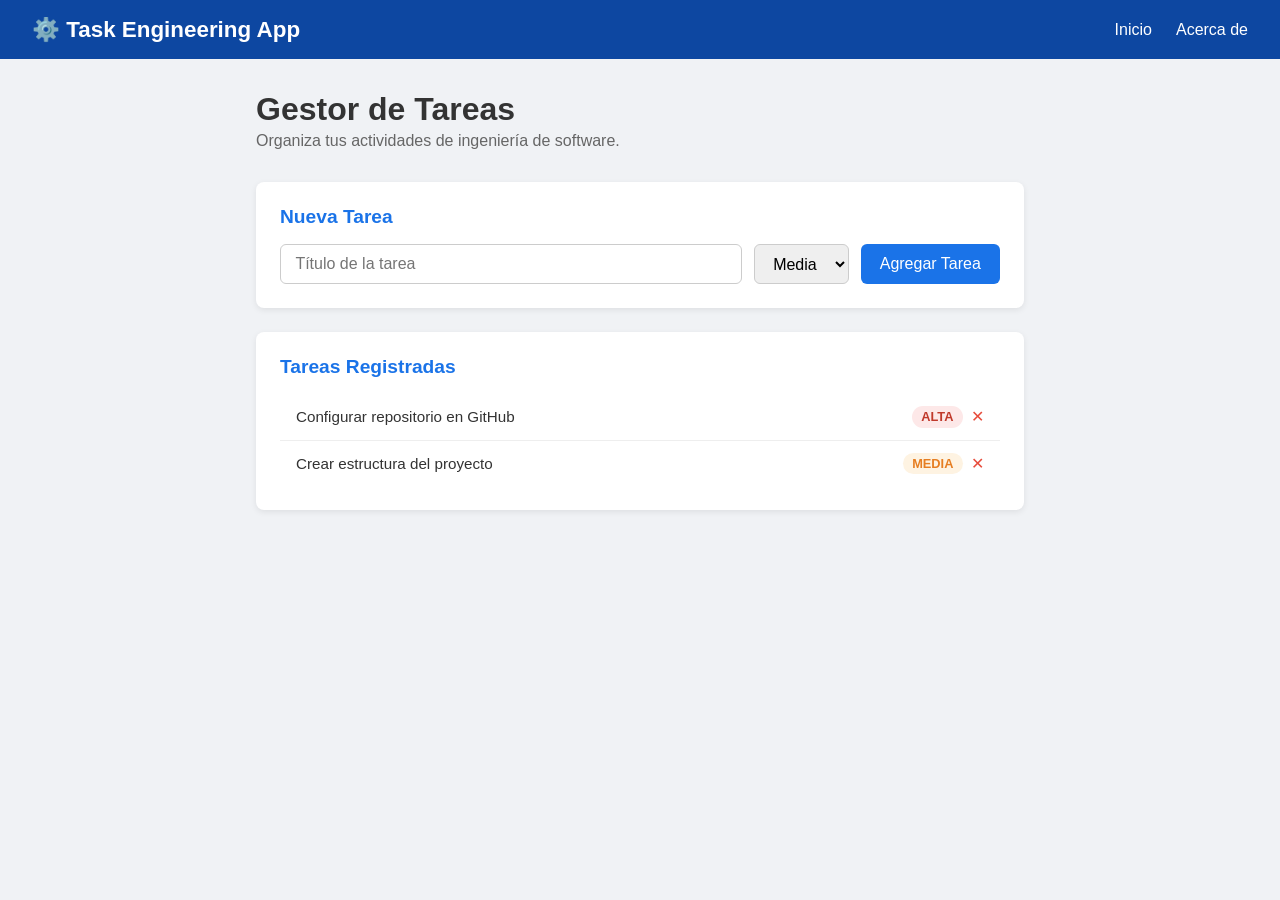
<file: index.html>
<!DOCTYPE html>
<html lang="es">
<head>
  <meta charset="UTF-8" />
  <meta name="viewport" content="width=device-width, initial-scale=1.0"/>
  <title>Task Engineering App</title>
  <link rel="stylesheet" href="css/styles.css" />
</head>
<body>

  <nav class="navbar">
    <div class="navbar-brand">⚙️ Task Engineering App</div>
    <ul class="navbar-links">
      <li><a href="index.html">Inicio</a></li>
      <li><a href="about.html">Acerca de</a></li>
    </ul>
  </nav>

  <main class="container">
    <h1>Gestor de Tareas</h1>
    <p class="subtitle">Organiza tus actividades de ingeniería de software.</p>

    <section class="task-form-section">
      <h2>Nueva Tarea</h2>
      <form id="taskForm">
        <input type="text" id="taskTitle" placeholder="Título de la tarea" required />
        <select id="taskPriority">
          <option value="alta">Alta</option>
          <option value="media" selected>Media</option>
          <option value="baja">Baja</option>
        </select>
        <button type="submit">Agregar Tarea</button>
      </form>
    </section>

    <section class="task-list-section">
      <h2>Tareas Registradas</h2>
      <ul id="taskList"></ul>
    </section>
  </main>

  <script src="js/app.js"></script>
</body>
</html>
</file>
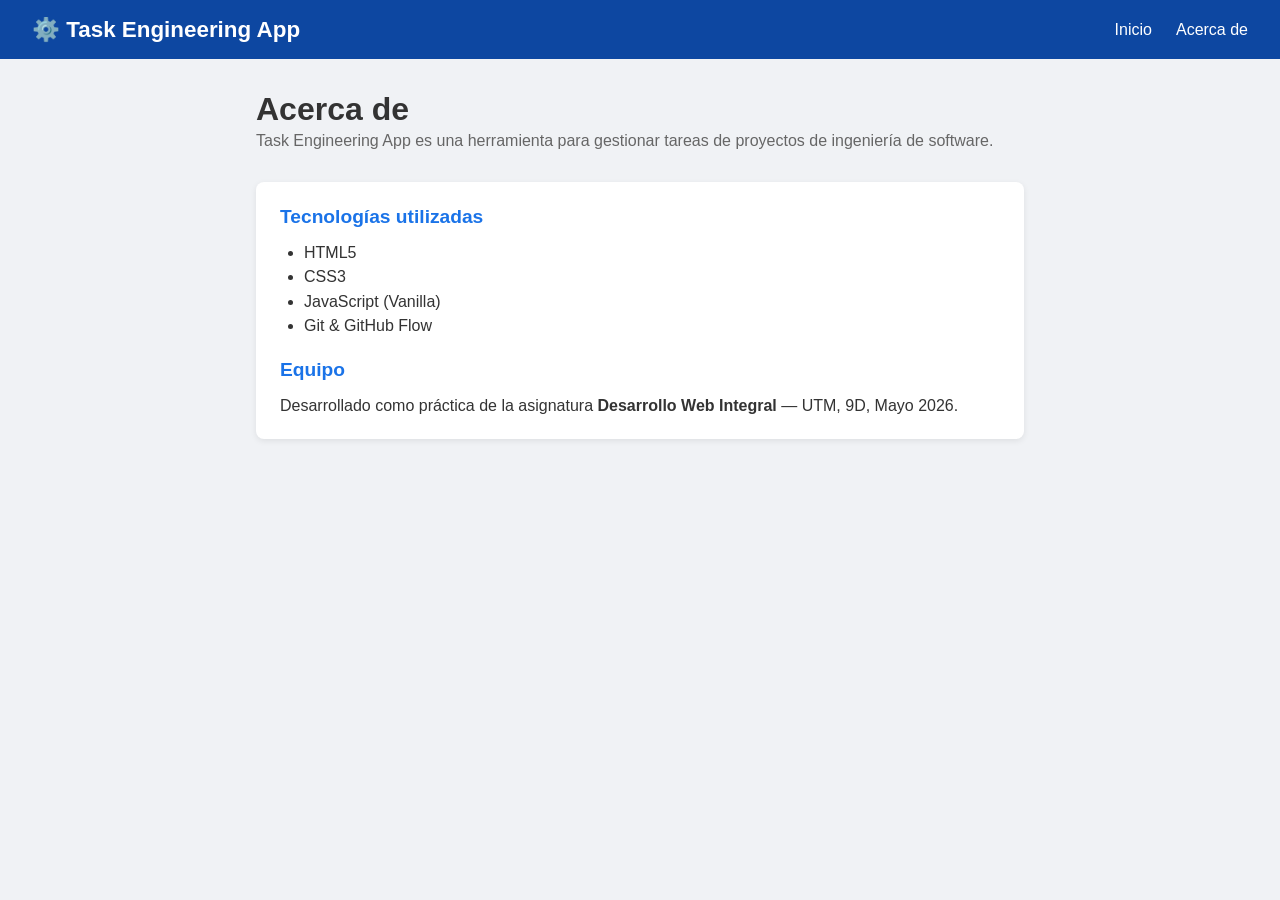
<file: about.html>
<!DOCTYPE html>
<html lang="es">
<head>
  <meta charset="UTF-8" />
  <meta name="viewport" content="width=device-width, initial-scale=1.0"/>
  <title>Acerca de - Task Engineering App</title>
  <link rel="stylesheet" href="css/styles.css" />
</head>
<body>

  <nav class="navbar">
    <div class="navbar-brand">⚙️ Task Engineering App</div>
    <ul class="navbar-links">
      <li><a href="index.html">Inicio</a></li>
      <li><a href="about.html">Acerca de</a></li>
    </ul>
  </nav>

  <main class="container">
    <h1>Acerca de</h1>
    <p class="subtitle">Task Engineering App es una herramienta para gestionar tareas de proyectos de ingeniería de software.</p>

    <section class="about-section">
      <h2>Tecnologías utilizadas</h2>
      <ul class="tech-list">
        <li>HTML5</li>
        <li>CSS3</li>
        <li>JavaScript (Vanilla)</li>
        <li>Git & GitHub Flow</li>
      </ul>

      <h2>Equipo</h2>
      <p>Desarrollado como práctica de la asignatura <strong>Desarrollo Web Integral</strong> — UTM, 9D, Mayo 2026.</p>
    </section>
  </main>

</body>
</html>
</file>
<file: css/styles.css>
/* styles.css - Task Engineering App */

* {
  margin: 0;
  padding: 0;
  box-sizing: border-box;
}

body {
  font-family: 'Segoe UI', Tahoma, Geneva, Verdana, sans-serif;
  background-color: #f0f2f5;
  color: #333;
}

/* Navbar */
.navbar {
  background-color: #0d47a1;
  color: white;
  display: flex;
  align-items: center;
  justify-content: space-between;
  padding: 1rem 2rem;
}

.navbar-brand {
  font-size: 1.4rem;
  font-weight: bold;
}

.navbar-links {
  list-style: none;
  display: flex;
  gap: 1.5rem;
}

.navbar-links a {
  color: white;
  text-decoration: none;
  font-size: 1rem;
  transition: opacity 0.2s;
}

.navbar-links a:hover {
  opacity: 0.75;
}

/* Container */
.container {
  max-width: 800px;
  margin: 2rem auto;
  padding: 0 1rem;
}

h1 {
  font-size: 2rem;
  margin-bottom: 0.25rem;
}

.subtitle {
  color: #666;
  margin-bottom: 2rem;
}

/* Task Form */
.task-form-section,
.task-list-section,
.about-section {
  background: white;
  border-radius: 8px;
  padding: 1.5rem;
  margin-bottom: 1.5rem;
  box-shadow: 0 2px 6px rgba(0,0,0,0.08);
}

h2 {
  margin-bottom: 1rem;
  font-size: 1.2rem;
  color: #1a73e8;
}

#taskForm {
  display: flex;
  gap: 0.75rem;
  flex-wrap: wrap;
}

#taskTitle {
  flex: 1;
  min-width: 200px;
  padding: 0.6rem 0.9rem;
  border: 1px solid #ccc;
  border-radius: 6px;
  font-size: 1rem;
}

#taskPriority {
  padding: 0.6rem 0.9rem;
  border: 1px solid #ccc;
  border-radius: 6px;
  font-size: 1rem;
}

button[type="submit"] {
  background-color: #1a73e8;
  color: white;
  border: none;
  padding: 0.6rem 1.2rem;
  border-radius: 6px;
  font-size: 1rem;
  cursor: pointer;
  transition: background-color 0.2s;
}

button[type="submit"]:hover {
  background-color: #1558b0;
}

/* Task List */
#taskList {
  list-style: none;
}

#taskList li {
  display: flex;
  justify-content: space-between;
  align-items: center;
  padding: 0.75rem 1rem;
  border-bottom: 1px solid #eee;
  font-size: 0.95rem;
}

#taskList li:last-child {
  border-bottom: none;
}

.badge {
  padding: 0.2rem 0.6rem;
  border-radius: 12px;
  font-size: 0.8rem;
  font-weight: bold;
  text-transform: uppercase;
}

.badge-alta  { background: #fde8e8; color: #c0392b; }
.badge-media { background: #fef3e2; color: #e67e22; }
.badge-baja  { background: #e8f8e8; color: #27ae60; }

/* About */
.tech-list {
  padding-left: 1.5rem;
  margin-bottom: 1.5rem;
}

.tech-list li {
  margin-bottom: 0.4rem;
}
</file>
